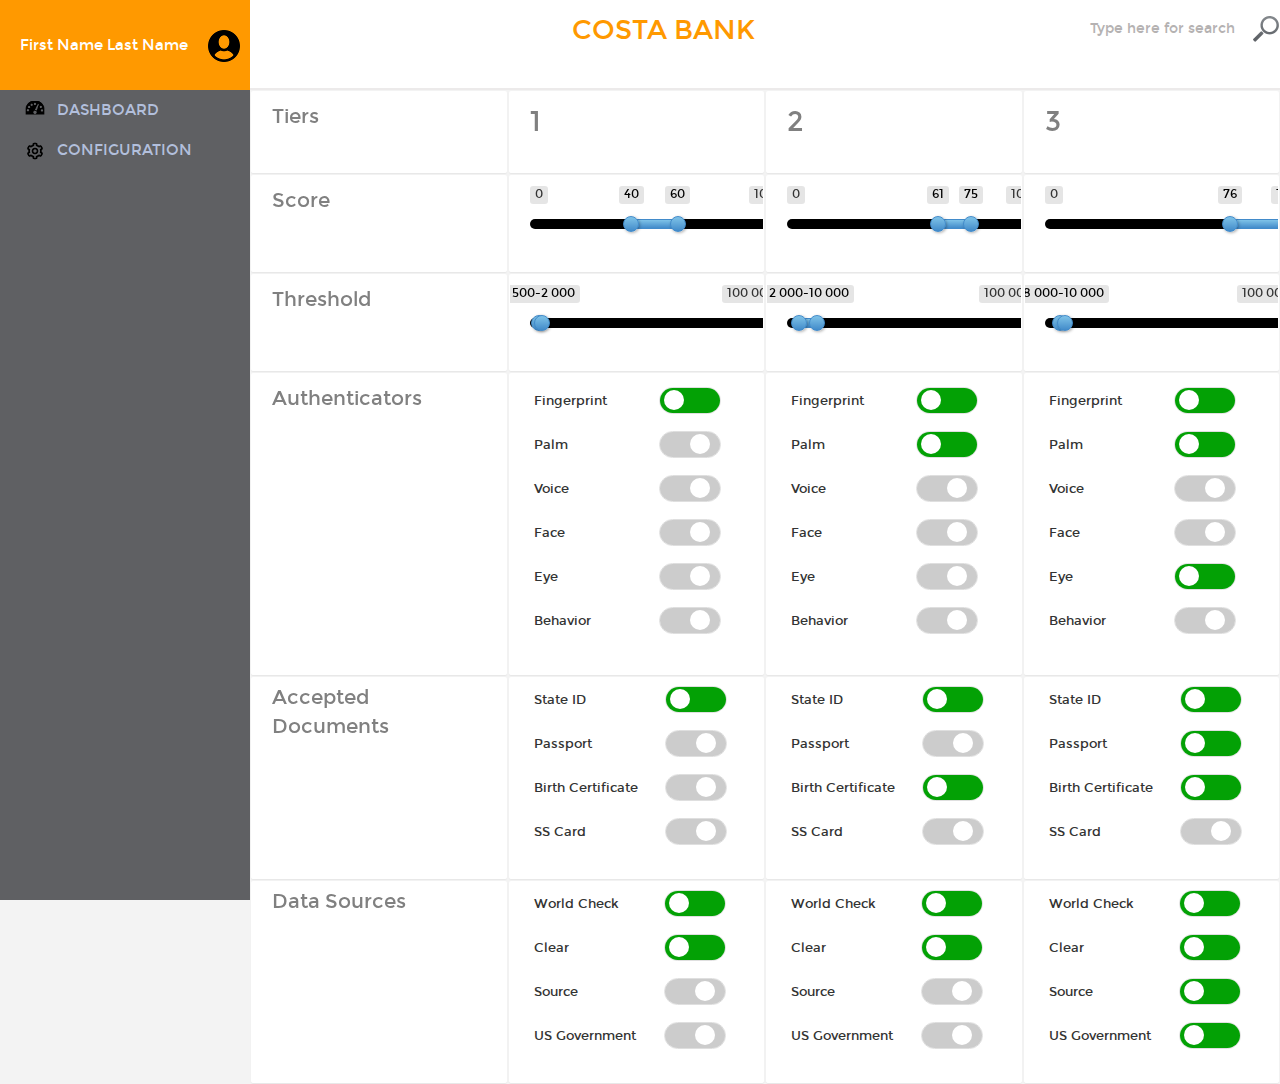
<file: DIDashboard/src/index.html>
<!doctype html>
<html lang="en" ng-app="RDash">
<head>
  <meta charset="UTF-8">
  <meta name="viewport" content="width=device-width, initial-scale=1">

	<title>Digital Identity Dashboard</title>
  <!-- STYLES -->
  <!-- build:css lib/css/main.min.css -->
  <link rel="stylesheet" type="text/css" href="css/ion.rangeSlider.css">
  <link rel="stylesheet" type="text/css" href="css/ion.rangeSlider.skinHTML5.css">
  <link rel="stylesheet" type="text/css" href="css/normalize.css">
  <link rel="stylesheet" type="text/css" href="css/bootstrap.min.css">
  <link rel="stylesheet" type="text/css" href="css/font-awesome.min.css">
  <link rel="stylesheet" type="text/css" href="css/rdash.min.css">
  <link rel="stylesheet" type="text/css" href="css/angular-ui-switch.css">
  <link rel="stylesheet" type="text/css" href="css/digital.css">

  <!-- endbuild -->
  <!-- SCRIPTS -->
  <!-- build:js lib/js/main.min.js -->
  <script type="text/javascript" src="components/jquery.js"></script>
  <script type="text/javascript" src="components/angular.min.js"></script>
  <script type="text/javascript" src="components/ui-bootstrap-tpls.min.js"></script>
  <script type="text/javascript" src="components/angular-cookies.min.js"></script>
  <script type="text/javascript" src="components/angular-ui-router.min.js"></script>
  <script type="text/javascript" src="components/angular-ui-switch.js"></script>
  <script type="text/javascript" src="components/ion.rangeSlider.min.js"></script>



  <!-- endbuild -->
  <!-- Custom Scripts -->
  <script type="text/javascript" src="js/dashboard.min.js"></script>
</head>
<body ng-controller="MasterCtrl">
  <div id="page-wrapper" ng-class="{'open': toggle}" ng-cloak>

    <!-- Sidebar -->
    <div id="sidebar-wrapper">
      <ul class="sidebar">
        <li class="sidebar-main">
          <a ng-click="toggleSidebar()">
            First Name Last Name &nbsp; &nbsp;
            <img src="img/smallblackuserresize.png">
          </a>
        </li>
        <!--<li class="sidebar-title"><span>NAVIGATION</span></li>-->
        <li class="sidebar-list">
          <a href="#"><img src="img/dashboardsmall20*20.png"> &nbsp;  DASHBOARD </a>
        </li>
        <li class="sidebar-list">
          <a href="#/tables"><img src="img/configurationsmall.png">&nbsp; &nbsp;CONFIGURATION</a>
        </li>
      </ul>

    </div>
    <!-- End Sidebar -->

    <div id="content-wrapper">
      <div class="page-content">

        <!-- Header Bar -->
        <div class="row header">
          <div class="col-xs-12">
            <!--<div class="user pull-right">
              Type here for search
            </div>-->
            <div style="margin-top:15px" class="user pull-right">
              <input style="border:none;text-align:center;color:#b5b2b2"  type="text" value="Type here for search">
              <a href="#" class="dropdown-toggle" uib-dropdown-toggle>
                <img src="img/magnifying.png">
              </a>
            </div>
            <div class="page" style="width: 1000px;margin-top: 10px;text-align: center;color: #ff9900;font-size: 27px;">
              COSTA BANK
            </div>
          </div>
        </div>
        <!-- End Header Bar -->

        <!-- Main Content -->
        <div ui-view></div>

      </div><!-- End Page Content -->
    </div><!-- End Content Wrapper -->
  </div><!-- End Page Wrapper -->
</body>
</html>
</file>
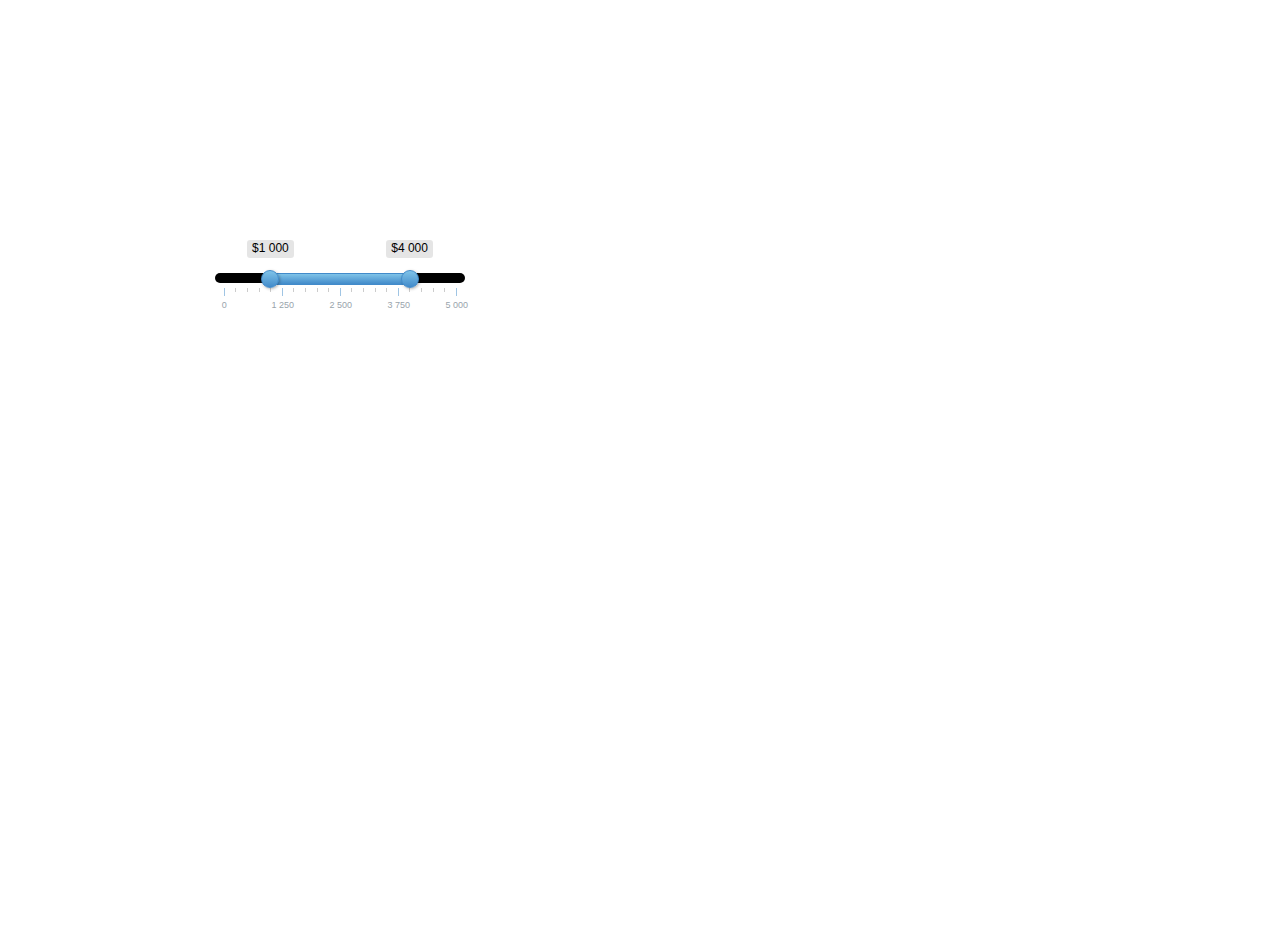
<file: DIDashboard/src/sliderWithIonic.html>
<head>
    <script type="text/javascript" src="components/jquery.js"></script>
    <link rel="stylesheet" type="text/css" href="css/ion.rangeSlider.css">
    <link rel="stylesheet" type="text/css" href="css/ion.rangeSlider.skinHTML5.css">
    <link rel="stylesheet" type="text/css" href="css/normalize.css">
    <script type="text/javascript" src="components/ion.rangeSlider.min.js"></script>



    <style>
    html {
    height: 100%;
    }
    body {
    height: 100%;
    overflow: hidden;
    margin: 40px 15px;
    font-family: Arial, sans-serif;
    font-size: 12px;
    }
    .range-slider {
    position: relative;
    height: 80px;
    }
    .extra-controls {
    position: relative;
    border-top: 3px solid #000;
    padding: 10px 0 0;
    }
    </style>
</head>
<body>
<script>

    $(function () {

        $("#range").ionRangeSlider({
            hide_min_max: true,
            keyboard: true,
            min: 0,
            max: 5000,
            from: 1000,
            to: 4000,
            type: 'double',
            step: 1,
            prefix: "$",
            grid: true
        });

    });
</script>
<!-- Page contents -->
<div style="position: relative; padding: 200px;">

    <div>
        <input type="text" id="range" value="" name="range" />
    </div>

</div>
</body>
</file>
<file: DIDashboard/src/css/ion.rangeSlider.css>
/* Ion.RangeSlider
// css version 2.0.3
// © 2013-2014 Denis Ineshin | IonDen.com
// ===================================================================================================================*/

/* =====================================================================================================================
// RangeSlider */

.irs {
    position: relative; display: block;
    -webkit-touch-callout: none;
    -webkit-user-select: none;
     -khtml-user-select: none;
       -moz-user-select: none;
        -ms-user-select: none;
            user-select: none;
}
    .irs-line {
        position: relative; display: block;
        overflow: hidden;
        outline: none !important;
    }
        .irs-line-left, .irs-line-mid, .irs-line-right {
            position: absolute; display: block;
            top: 0;
        }
        .irs-line-left {
            left: 0; width: 11%;
        }
        .irs-line-mid {
            left: 9%; width: 82%;
        }
        .irs-line-right {
            right: 0; width: 11%;
        }

    .irs-bar {
        position: absolute; display: block;
        left: 0; width: 0;
    }
        .irs-bar-edge {
            position: absolute; display: block;
            top: 0; left: 0;
        }

    .irs-shadow {
        position: absolute; display: none;
        left: 0; width: 0;
    }

    .irs-slider {
        position: absolute; display: block;
        cursor: default;
        z-index: 1;
    }
        .irs-slider.single {

        }
        .irs-slider.from {

        }
        .irs-slider.to {

        }
        .irs-slider.type_last {
            z-index: 2;
        }

    .irs-min {
        position: absolute; display: block;
        left: 0;
        cursor: default;
    }
    .irs-max {
        position: absolute; display: block;
        right: 0;
        cursor: default;
    }

    .irs-from, .irs-to, .irs-single {
        position: absolute; display: block;
        top: 0; left: 0;
        cursor: default;
        white-space: nowrap;
    }

.irs-grid {
    position: absolute; display: none;
    bottom: 0; left: 0;
    width: 100%; height: 20px;
}
.irs-with-grid .irs-grid {
    display: block;
}
    .irs-grid-pol {
        position: absolute;
        top: 0; left: 0;
        width: 1px; height: 8px;
        background: #000;
    }
    .irs-grid-pol.small {
        height: 4px;
    }
    .irs-grid-text {
        position: absolute;
        bottom: 0; left: 0;
        white-space: nowrap;
        text-align: center;
        font-size: 9px; line-height: 9px;
        padding: 0 3px;
        color: #000;
    }

.irs-disable-mask {
    position: absolute; display: block;
    top: 0; left: -1%;
    width: 102%; height: 100%;
    cursor: default;
    background: rgba(0,0,0,0.0);
    z-index: 2;
}
.lt-ie9 .irs-disable-mask {
    background: #000;
    filter: alpha(opacity=0);
    cursor: not-allowed;
}

.irs-disabled {
    opacity: 0.4;
}


.irs-hidden-input {
    position: absolute !important;
    display: block !important;
    top: 0 !important;
    left: 0 !important;
    width: 0 !important;
    height: 0 !important;
    font-size: 0 !important;
    line-height: 0 !important;
    padding: 0 !important;
    margin: 0 !important;
    overflow: hidden;
    outline: none !important;
    z-index: -9999 !important;
    background: none !important;
    border-style: solid !important;
    border-color: transparent !important;
}
</file>
<file: DIDashboard/src/css/ion.rangeSlider.skinHTML5.css>
/* Ion.RangeSlider, Simple Skin
// css version 2.0.3
// © Denis Ineshin, 2014    https://github.com/IonDen
// © guybowden, 2014        https://github.com/guybowden
// ===================================================================================================================*/

/* =====================================================================================================================
// Skin details */

.irs {
    height: 55px;
    width: 250px;
}
.irs-with-grid {
    height: 75px;
}
.irs-line {
    height: 10px; top: 33px;
    background: black;
    <!--background: linear-gradient(to bottom, #DDD -50%, black 150%); /* W3C */-->
    border: 1px solid black;
    border-radius: 16px;
    -moz-border-radius: 16px;
}
    .irs-line-left {
        height: 8px;
    }
    .irs-line-mid {
        height: 8px;
    }
    .irs-line-right {
        height: 8px;
    }

.irs-bar {
    height: 10px; top: 33px;
    border-top: 1px solid #428bca;
    border-bottom: 1px solid #428bca;
    background: #428bca;
    background: linear-gradient(to top, rgba(66,139,202,1) 0%,rgba(127,195,232,1) 100%); /* W3C */
}
    .irs-bar-edge {
        height: 10px; top: 33px;
        width: 14px;
        border: 1px solid #428bca;
        border-right: 0;
        background: #428bca;
        background: linear-gradient(to top, rgba(66,139,202,1) 0%,rgba(127,195,232,1) 100%); /* W3C */
        border-radius: 16px 0 0 16px;
        -moz-border-radius: 16px 0 0 16px;
    }

.irs-shadow {
    height: 2px; top: 38px;
    background: #000;
    opacity: 0.3;
    border-radius: 5px;
    -moz-border-radius: 5px;
}
.lt-ie9 .irs-shadow {
    filter: alpha(opacity=30);
}

.irs-slider {
    top: 30px;
    width: 16px; height: 16px;
    border: 1px solid #428bca;
    background: #428bca;
    background: linear-gradient(to top, rgba(66,139,202,1) 0%,rgba(127,195,232,1) 100%); /* W3C */
    border-radius: 27px;
    -moz-border-radius: 27px;
    box-shadow: 1px 1px 3px rgba(0,0,0,0.3);
    cursor: pointer;
}

.irs-slider.state_hover, .irs-slider:hover {
    background: #428bca;
}

.irs-min, .irs-max {
    color: #333;
    font-size: 12px; line-height: 1.333;
    text-shadow: none;
    top: 0;
    padding: 1px 5px;
    background: rgba(0,0,0,0.1);
    border-radius: 3px;
    -moz-border-radius: 3px;
}

.lt-ie9 .irs-min, .lt-ie9 .irs-max {
    background: #ccc;
}

.irs-from, .irs-to, .irs-single {
    color: black;
    font-size: 12px; line-height: 1.333;
    text-shadow: none;
    padding: 1px 5px;
    background: rgba(0,0,0,0.1);
    border-radius: 3px;
    -moz-border-radius: 3px;
}
.lt-ie9 .irs-from, .lt-ie9 .irs-to, .lt-ie9 .irs-single {
    background: #999;
}

.irs-grid {
    height: 27px;
}
.irs-grid-pol {
    opacity: 0.5;
    background: #428bca;
}
.irs-grid-pol.small {
    background: #999;
}

.irs-grid-text {
    bottom: 5px;
    color: #99a4ac;
}

.irs-disabled {
}
</file>
<file: DIDashboard/src/css/angular-ui-switch.css>
.switch {
  -webkit-transition: 0.3s ease-out all;
  background:         #fff;
  border:             1px solid #dfdfdf;
  border-radius:      20px;
  box-shadow:         rgb(223, 223, 223) 0px 0px 0px 0px inset;
  box-sizing:         content-box;
  cursor:             pointer;
  display:            inline-block;
  height:             30px;
  margin:             0px;
  overflow:           visible;
  padding:            0px;
  position:           relative;
  top:                -1px;
  transition:         0.3s ease-out all;
  width:              52px;
}

.switch small {
  -webkit-transition: 0.3s ease-out all;
  background:         #fff;
  border-radius:      100%;
  box-shadow:         0 1px 3px rgba(0,0,0,0.4);
  height:             30px;
  left:               0px;
  position:           absolute;
  top:                0px;
  transition:         0.3s ease-out all;
  width:              30px;
}

.switch .off {
  color:    #A9A9A9;
  display:  block;
  position: absolute;
  right:    10%;
  top:      25%;
  z-index:  0;
}

.switch .on {
  color:    #fff;
  display:  none;
  left:     9%;
  position: absolute;
  top:      25%;
  z-index:  0;
}

.switch .switch-text {
  font-size: 13px;
}

.switch.checked {
  background:   rgb(100, 189, 99);
  border-color: rgb(100, 189, 99);
}

.switch.checked .off {
  display: none;
}

.switch.checked .on {
  display: block;
}

.switch.checked small {
  left: 22px;
}

.switch.disabled {
  cursor: default !important;
}

.switch.disabled.checked {
  background:   #dfdfdf;
  border-color: #dfdfdf;
}

/* adding a wide width for larger switch text */
.switch.wide {
  width: 80px;
}

/* wider switch text moves small further to the right */
.switch.wide.checked small {
  left: 52px;
}
</file>
<file: DIDashboard/src/css/digital.css>
.columnWidget {
    -webkit-box-shadow: 0 1px 1px rgba(0, 0, 0, .05);
    -moz-box-shadow: 0 1px 1px rgba(0, 0, 0, .05);
    box-shadow: 0 1px 1px rgba(0, 0, 0, .05);
    background: #fff;
    border: 0.49px solid transparent;
    border-radius: 2px;
    border-color: #e9e9e9;
}

.columnWidget .columnWidget-body {
    padding: 30px;
    font-size: 20px;
}

.tier{
  line-height: 5;
}
</file>
<file: DIDashboard/src/css/rdash.min.css>
#content-wrapper {
    padding-left: 0;
    margin-left: 0;
    width: 100%;
    height: auto
}
@media only screen and (min-width: 561px) {
    #page-wrapper.open {
        padding-left: 250px
    }
}
@media only screen and (max-width: 560px) {
    #page-wrapper.open {
        padding-left: 70px
    }
}
#page-wrapper.open #sidebar-wrapper {
    left: 150px
}
@media only screen and (max-width: 560px) {
    body.hamburg #page-wrapper {
        padding-left: 0
    }
    body.hamburg #page-wrapper:not(.open) #sidebar-wrapper {
        position: absolute;
        left: -100px
    }
    body.hamburg #page-wrapper:not(.open) ul.sidebar .sidebar-title.separator {
        display: none
    }
    body.hamburg #page-wrapper.open #sidebar-wrapper {
        position: fixed
    }
    body.hamburg #page-wrapper.open #sidebar-wrapper ul.sidebar li.sidebar-main {
        margin-left: 0
    }
    body.hamburg #sidebar-wrapper ul.sidebar li.sidebar-main,
    body.hamburg .row.header .meta {
        margin-left: 70px
    }
    body.hamburg #page-wrapper.open #sidebar-wrapper ul.sidebar li.sidebar-main,
    body.hamburg #sidebar-wrapper ul.sidebar li.sidebar-main {
        transition: margin-left .4s ease 0s
    }
}
.row.header {
    height: 90px;
    background: #fff;
    border-bottom: 2px solid #eceaea
}
.row.header>div:last-child {
    padding-right: 0
}
.row.header .meta .page {
    font-size: 17px;
    padding-top: 11px
}
.row.header .meta .breadcrumb-links {
    font-size: 10px
}
.row.header .meta div {
    white-space: nowrap;
    overflow: hidden;
    text-overflow: ellipsis
}
.row.header .login a {
    padding: 18px;
    display: block
}
.row.header .user {
    min-width: 200px;
}
.row.header .user>.item {
    width: 65px;
    height: 60px;
    float: right;
    display: inline-block;
    text-align: center;
    vertical-align: middle
}
.row.header .user>.item a {
    color: #919191;
    display: block
}
.row.header .user>.item i {
    font-size: 20px;
    line-height: 55px
}
.row.header .user>.item img {
    width: 40px;
    height: 40px;
    margin-top: 10px;
    border-radius: 2px
}
.row.header .user>.item ul.dropdown-menu {
    border-radius: 2px;
    -webkit-box-shadow: 0 6px 12px rgba(0, 0, 0, .05);
    box-shadow: 0 6px 12px rgba(0, 0, 0, .05)
}
.row.header .user>.item ul.dropdown-menu .dropdown-header {
    text-align: center
}
.row.header .user>.item ul.dropdown-menu li.link {
    text-align: left
}
.row.header .user>.item ul.dropdown-menu li.link a {
    padding-left: 7px;
    padding-right: 7px
}
.row.header .user>.item ul.dropdown-menu:before {
    position: absolute;
    top: -7px;
    right: 23px;
    display: inline-block;
    border-right: 7px solid transparent;
    border-bottom: 7px solid rgba(0, 0, 0, .2);
    border-left: 7px solid transparent;
    content: ''
}
.row.header .user>.item ul.dropdown-menu:after {
    position: absolute;
    top: -6px;
    right: 24px;
    display: inline-block;
    border-right: 6px solid transparent;
    border-bottom: 6px solid #fff;
    border-left: 6px solid transparent;
    content: ''
}
.loading {
    width: 40px;
    height: 40px;
    position: relative;
    margin: 100px auto
}
.double-bounce1,
.double-bounce2 {
    width: 100%;
    height: 100%;
    border-radius: 50%;
    background-color: #333;
    opacity: .6;
    position: absolute;
    top: 0;
    left: 0;
    -webkit-animation: bounce 2s infinite ease-in-out;
    animation: bounce 2s infinite ease-in-out
}
.double-bounce2 {
    -webkit-animation-delay: -1s;
    animation-delay: -1s
}
@-webkit-keyframes bounce {
    0%, 100% {
        -webkit-transform: scale(0)
    }
    50% {
        -webkit-transform: scale(1)
    }
}
@keyframes bounce {
    0%, 100% {
        transform: scale(0);
        -webkit-transform: scale(0)
    }
    50% {
        transform: scale(1);
        -webkit-transform: scale(1)
    }
}
@font-face {
    font-family: Motnserrat;
    src: url(montserrat-regular-webfont.eot);
    src: url(montserrat-regular-webfont.eot?#iefix) format('embedded-opentype'), url(montserrat-regular-webfont.woff) format('woff'), url(montserrat-regular-webfont.ttf) format('truetype'), url(montserrat-regular-webfont.svg#montserratregular) format('svg');

    font-weight: 400;
    font-style: normal
}
@media screen and (-webkit-min-device-pixel-ratio: 0) {
    @font-face {
        font-family: Montserrat;
        src: url(montserrat-regular-webfont.svg) format('svg')
    }
    select {
        font-family: Arial, Helvetica, sans-serif
    }
}
html {
    overflow-y: scroll
}
body {
    background: #f3f3f3;
    font-family: Motnserrat;
    color: #333!important
}
.row {
    margin-left: 0!important;
    margin-right: 0!important
}

.alerts-container .alert:last-child {
    margin-bottom: 0
}
#page-wrapper {
    padding-left: 70px;
    height: 100%
}
#sidebar-wrapper {
    margin-left: -150px;
    left: -30px;
    width: 250px;
    position: fixed;
    height: 100%;
    z-index: 999
}
#page-wrapper,
#sidebar-wrapper {
    transition: all .4s ease 0s
}
.green {
    background: #23ae89!important
}
.blue {
    background: #2361ae!important
}
.orange {
    background: #d3a938!important
}
.red {
    background: #ae2323!important
}
.form-group .help-block.form-group-inline-message {
    padding-top: 5px
}
div.input-mask {
    padding-top: 7px
}
#sidebar-wrapper {
    background: #5f6063
}
#page-wrapper:not(.open) ul.sidebar .sidebar-title.separator,
.sidebar-footer,
ul.sidebar .sidebar-list a:hover,
ul.sidebar .sidebar-main a {
    background: #ff9900
}
ul.sidebar {
    position: absolute;
    top: 0;
    bottom: 0;
    padding: 0;
    margin: 0;
    list-style: none;
    text-indent: 20px;
    overflow-x: hidden;
    overflow-y: auto
}
ul.sidebar li a {
    color: #fff;
    display: block;
    float: left;
    text-decoration: none;
    width: 250px
}
ul.sidebar .sidebar-main {
    height: 65px
}
ul.sidebar .sidebar-main a {
    font-size: 15px;
    line-height: 90px
}
ul.sidebar .sidebar-main .menu-icon {
    float: right;
    font-size: 18px;
    padding-right: 28px;
    line-height: 60px
}
ul.sidebar .sidebar-title {
    color: #738bc0;
    font-size: 12px;
    height: 35px;
    line-height: 40px;
    text-transform: uppercase;
    transition: all .6s ease 0s
}
ul.sidebar .sidebar-list {
    height: 40px
}
ul.sidebar .sidebar-list a {
    text-indent: 25px;
    font-size: 15px;
    color: #b2bfdc;
    line-height: 40px
}
ul.sidebar .sidebar-list a:hover {
    color: #fff;
    border-left: 3px solid #e99d1a;
    text-indent: 22px
}
ul.sidebar .sidebar-list a:hover .menu-icon {
    text-indent: 25px
}
ul.sidebar .sidebar-list .menu-icon {
    float: right;
    padding-right: 29px;
    line-height: 40px;
    width: 70px
}
#page-wrapper:not(.open) ul.sidebar {
    bottom: 0
}
#page-wrapper:not(.open) ul.sidebar .sidebar-title {
    display: none;
    height: 0;
    text-indent: -100px
}
#page-wrapper:not(.open) ul.sidebar .sidebar-title.separator {
    display: block;
    height: 2px;
    margin: 13px 0
}
#page-wrapper:not(.open) ul.sidebar .sidebar-list a:hover span {
    border-left: 3px solid #e99d1a;
    text-indent: 22px
}
#page-wrapper:not(.open) .sidebar-footer {
    display: none
}
.sidebar-footer {
    position: absolute;
    height: 40px;
    bottom: 0;
    width: 100%;
    padding: 0;
    margin: 0;
    transition: all .6s ease 0s;
    text-align: center
}
.sidebar-footer div a {
    color: #b2bfdc;
    font-size: 12px;
    line-height: 43px
}
.sidebar-footer div a:hover {
    color: #fff;
    text-decoration: none
}
.widget {
    -webkit-box-shadow: 0 1px 1px rgba(0, 0, 0, .05);
    -moz-box-shadow: 0 1px 1px rgba(0, 0, 0, .05);
    box-shadow: 0 1px 1px rgba(0, 0, 0, .05);
    background: #fff;
    border: 0.49px solid transparent;
    border-radius: 2px;
    border-color: #e9e9e9
    color: grey;
}
.widget .widget-footer .pagination,
.widget .widget-header .pagination {
    margin: 0
}
.widget .widget-header {
    color: #767676;
    background-color: #f6f6f6;
    padding: 10px 15px;
    border-bottom: 1px solid #e9e9e9;
    line-height: 30px
}
.widget .widget-header i {
    margin-right: 5px
}
.widget .widget-body {
    <!--padding: 20px-->
    color:grey;
}
.widget .widget-body table thead {
    background: #fafafa
}
.widget .widget-body table thead * {
    font-size: 14px!important
}
.widget .widget-body table tbody * {
    font-size: 13px!important
}
.widget .widget-body .error {
    color: red
}
.widget .widget-body button {
    margin-left: 5px
}
.widget .widget-body div.alert {
    margin-bottom: 10px
}
.widget .widget-body.large {
    height: 300px;
    overflow-y: auto;
    padding-left: 20px;
    padding-top: 10px;
}
.widget .widget-body.medium {
    height: 250px;
    overflow-y: auto
    padding-left: 20px;
    padding-top: 10px;
}
.widget .widget-body.small {
    height: 95px;
    overflow-y: auto;
    padding-left: 20px;
    padding-top: 10px;
}
.widget .widget-body.verysmall {
    height: 80px;
    overflow-y: auto;
    padding-left: 20px;
    padding-top: 10px;
}

.widget .widget-body.mediumlarge {
    height: 200px;
    overflow-y: auto;
    padding-left: 20px;
    padding-right: 20px;
    padding-bottom: 20px;
    padding-top: 5px;
}

.widget .widget-body.tablesmall {
    height: 95px;
    overflow-y: auto;
    color:grey;
    padding:2px;
}

.widget .widget-body.no-padding {
    padding: 0
}
.widget .widget-body.no-padding .error,
.widget .widget-body.no-padding .message {
    padding: 20px
}
.widget .widget-icon {
    background: #30426a;
    width: 65px;
    height: 65px;
    border-radius: 50%;
    text-align: center;
    vertical-align: middle;
    margin-right: 15px
}
.widget .widget-icon i {
    line-height: 66px;
    color: #fff;
    font-size: 30px
}
.widget .widget-footer {
    border-top: 1px solid #e9e9e9;
    padding: 10px
}
.widget .widget-footer .pagination,
.widget .widget-title .pagination {
    margin: 0
}
.widget .widget-content .title {
    font-size: 28px;
    display: block;
    color: grey;
}

.widget .widget-content .subtitle {
    font-size: 20px;
    display: block;
    color: grey;
}

.widget .widget-content .data {
    font-size: 14px;
    display: block;
    color: grey;
}
</file>
